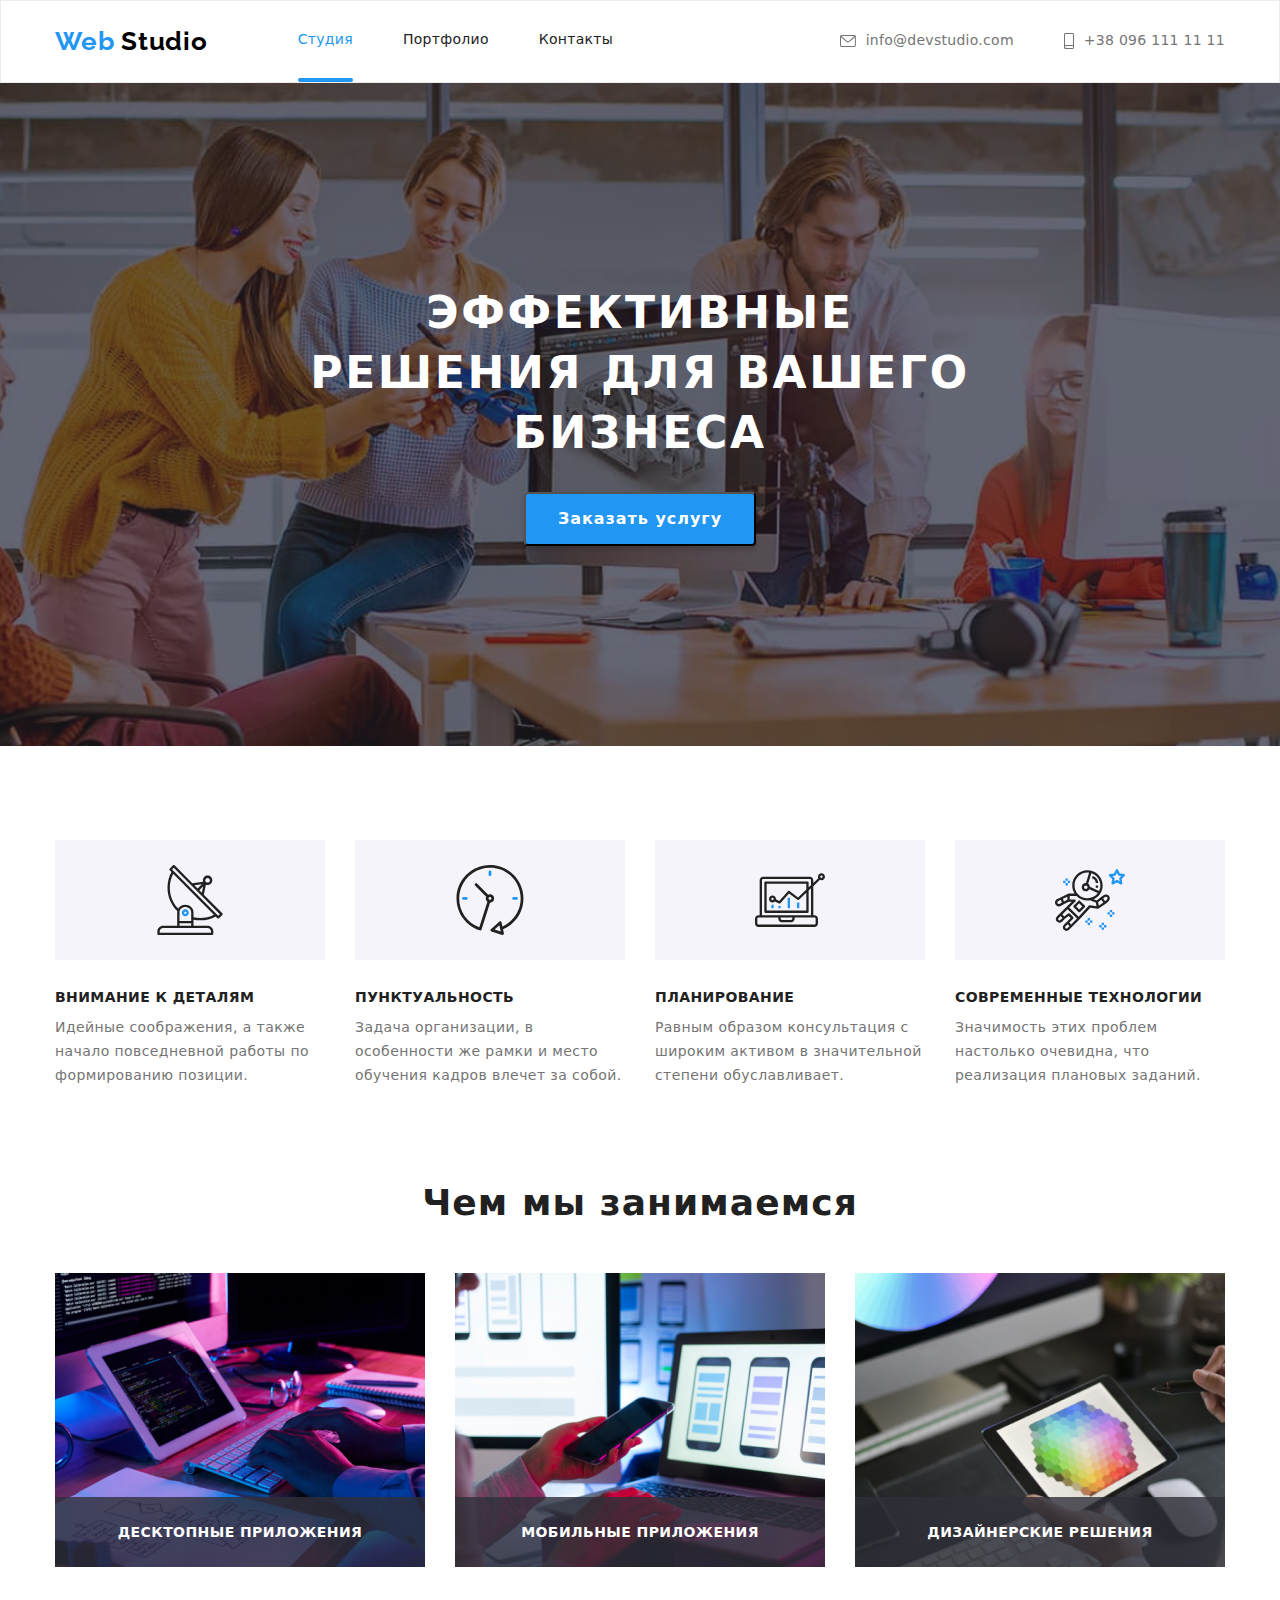
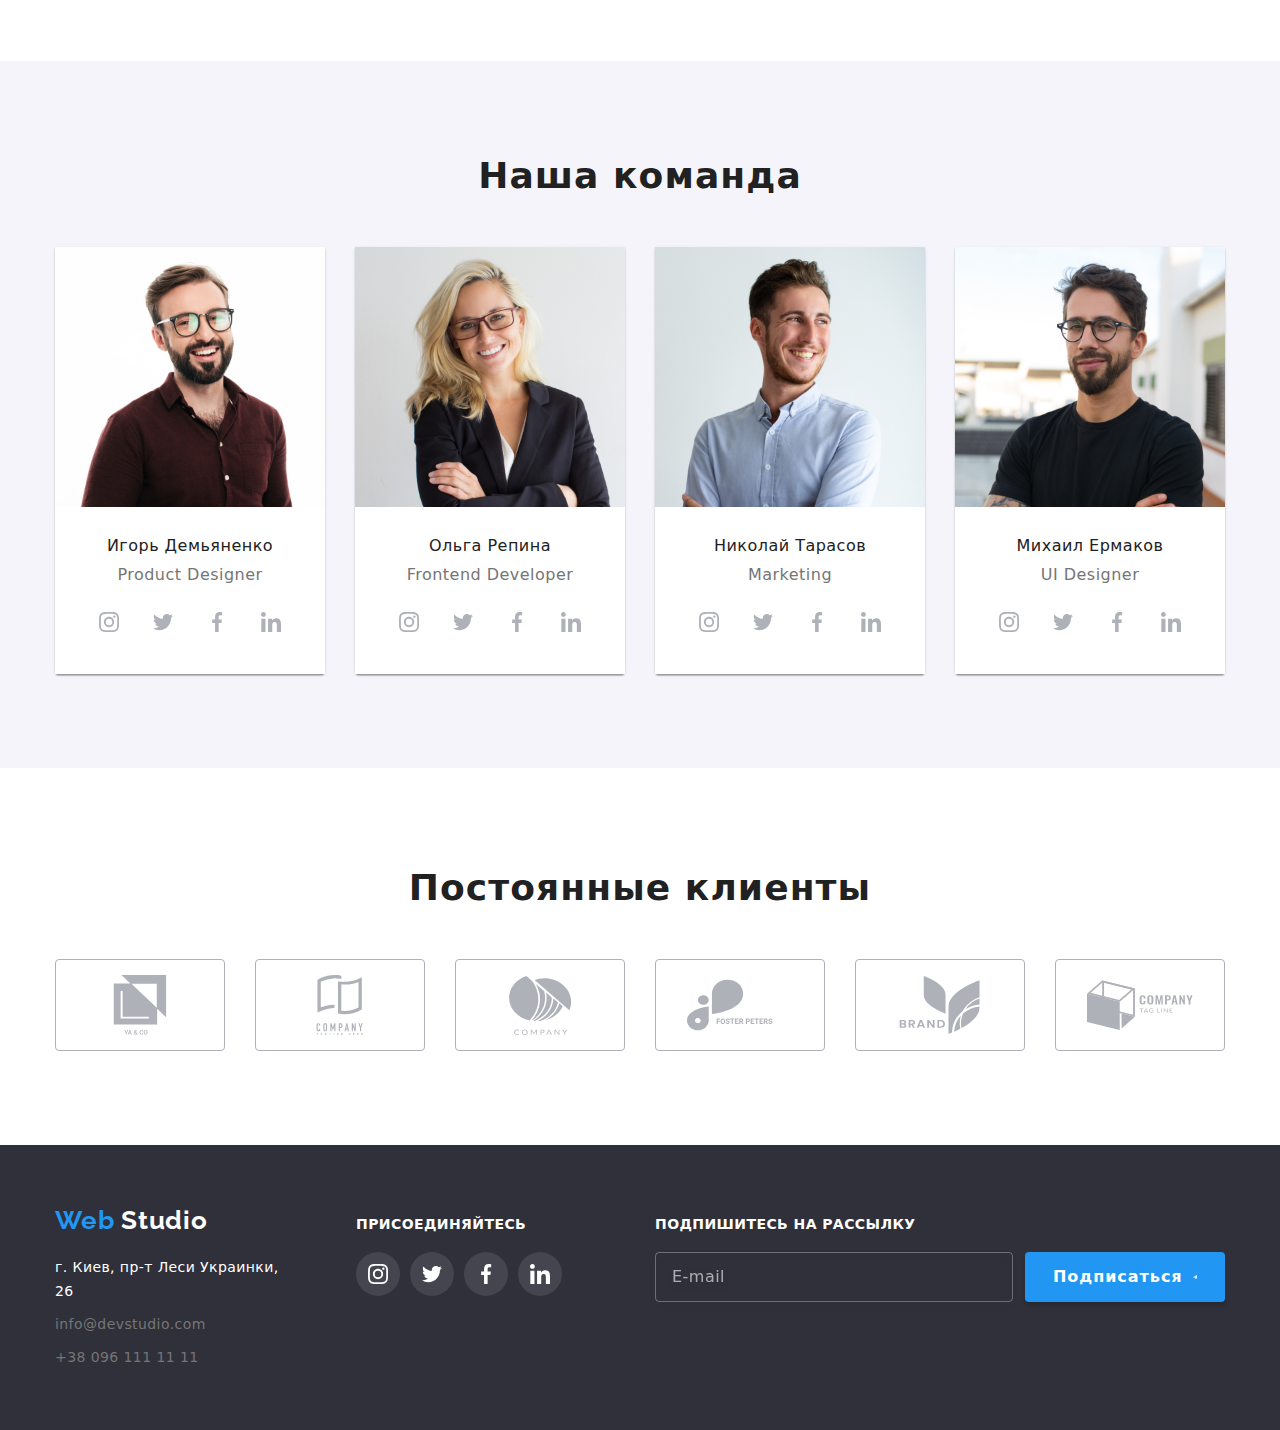
<file: index.html>
<!DOCTYPE html>
<html lang="en">
  <head>
    <meta charset="UTF-8" />
    <meta http-equiv="X-UA-Compatible" content="IE=edge" />
    <meta name="viewport" content="width=device-width, initial-scale=1.0" />
    <title>Document</title>
    <link rel="preconnect" href="https://fonts.googleapis.com" />
    <link rel="preconnect" href="https://fonts.gstatic.com" crossorigin />
    <link
      href="https://fonts.googleapis.com/css2?family=Raleway:wght@700&family=Roboto:wght@400;500;700;900&display=swap"
      rel="stylesheet"
    />
    <link
      rel="stylesheet"
      href="https://cdnjs.cloudflare.com/ajax/libs/modern-normalize/1.1.0/modern-normalize.min.css"
    />
    <link rel="stylesheet" href="./css/style.css" />
    <link rel="stylesheet" href="css/modern-normalize.css" />
  </head>

  <body>
    <!-- Header -->
    <header class="header">
      <div class="container heder-container">
        <nav class="header-nav">
          <a href="" class="header-logo link"
            ><span class="style-logo">Web</span> Studio</a
          >

          <ul class="site-nav">
            <li class="menu-item">
              <a href="./index.html" class="site-nav-link link current"
                >Студия</a
              >
            </li>
            <li class="menu-item">
              <a href="./portfolio.html" class="site-nav-link link"
                >Портфолио
              </a>
            </li>
            <li class="menu-item">
              <a href="" class="site-nav-link link">Контакты</a>
            </li>
          </ul>
        </nav>
        <ul class="contacts">
          <li class="contacts-item">
            <a
              href="mailto:info@devstudio.com"
              class="contacts-link link mail-link"
              ><svg class="mail-icon" style="width: 16; height: 12">
                <use href="./img/symbol-defs.svg#mail"></use></svg
              >info@devstudio.com</a
            >
          </li>
          <li class="contacts-item">
            <a href="tel:+380961111111" class="contacts-link link"
              ><svg class="phone-icon" style="width: 10; height: 16">
                <use href="./img/symbol-defs.svg#smartphone"></use></svg
              >+38 096 111 11 11</a
            >
          </li>
        </ul>
      </div>
    </header>

    <!-- About US -->
    <main>
      <!-- Hero section -->

      <section class="hero section">
        <div class="container">
          <h1 class="hero-title">Эффективные решения для вашего бизнеса</h1>

          <div class="button-wrapper">
            <button data-modal-open type="button" class="btn btn-prime">
              Заказать услугу
            </button>
          </div>
          <!--Modal  -->
          <div class="backdrop is-hidden" data-modal>
            <div class="modal">
              <button data-modal-close class="modal-btn"></button>
              <form action="" class="form js-modal-form">
                <p class="modal-feedback">
                  Оставьте свои данные, мы вам перезвоним
                </p>

                <label class="form-fild">
                  Имя
                  <span class="form-icon">
                    <input type="text" name="name" class="form-input" />

                    <svg class="modal-icon" width="18" height="18">
                      <use href="./img/modal-icons.svg#name"></use>
                    </svg>
                  </span>
                </label>

                <label class="form-fild">
                  Телефон
                  <span class="form-icon">
                    <input type="text" name="name" class="form-input" />

                    <svg class="modal-icon" width="18" height="18">
                      <use href="./img/modal-icons.svg#tel"></use>
                    </svg>
                  </span>
                </label>

                <label class="form-fild">
                  Почта
                  <span class="form-icon">
                    <input type="text" name="name" class="form-input" />

                    <svg class="modal-icon" width="18" height="18">
                      <use href="./img/modal-icons.svg#mail"></use>
                    </svg>
                  </span>
                </label>
                <label class="form-fild">
                  Комментарий<textarea
                    name="comment"
                    rows="8"
                    placeholder="Введите текст"
                    class="comment"
                  ></textarea>
                </label>
                <label class="form-fild-policy">
                  <input type="checkbox" name="policy" class="checkbox" />

                  <span class="checkbox-unchecked">
                    <svg class="checked-checkbox">
                      <use href="./img/sprite.svg#icon-Vector"></use>
                    </svg>
                  </span>
                  Соглашаюсь с рассылкой и принимаю&nbsp;

                  <a href="#" class="policy-link">Условия договора</a>
                </label>

                <button type="submit" class="btn btn-modal-send">
                  Отправить
                </button>
              </form>
            </div>
          </div>
        </div>
      </section>
      <section class="our-benefits section">
        <h2 class="visually-hidden">Our Benefits</h2>
        <div class="container">
          <ul class="benefits-list">
            <li class="benefits-item">
              <div class="benefits-item-icon">
                <svg class="attention">
                  <use href="./img/sprite.svg#antenna"></use>
                </svg>
              </div>
              <h3 class="benefits-title">Внимание к деталям</h3>
              <p>
                Идейные соображения, а также начало повседневной работы по
                формированию позиции.
              </p>
            </li>
            <li class="benefits-item">
              <div class="benefits-item-icon">
                <svg class="punctuality">
                  <use href="./img/sprite.svg#clock"></use>
                </svg>
              </div>
              <h3 class="benefits-title">Пунктуальность</h3>
              <p>
                Задача организации, в особенности же рамки и место обучения
                кадров влечет за собой.
              </p>
            </li>
            <li class="benefits-item">
              <div class="benefits-item-icon">
                <svg class="planning">
                  <use href="./img/sprite.svg#diagram"></use>
                </svg>
              </div>
              <h3 class="benefits-title">Планирование</h3>
              <p>
                Равным образом консультация с широким активом в значительной
                степени обуславливает.
              </p>
            </li>
            <li class="benefits-item">
              <div class="benefits-item-icon">
                <svg class="technologies">
                  <use href="./img/sprite.svg#astronaut"></use>
                </svg>
              </div>
              <h3 class="benefits-title">Современные технологии</h3>
              <p>
                Значимость этих проблем настолько очевидна, что реализация
                плановых заданий.
              </p>
            </li>
          </ul>
        </div>
      </section>
      <!-- About----Us------------------ -->
      <section class="about section">
        <div class="container">
          <h2 class="about-title">Чем мы занимаемся</h2>
          <ul class="about-list">
            <li class="about-item">
              <img src="./img/about-us-1.jpg" alt="Ноутбук" width="370" />
              <div class="about-item-description">
                <h2 class="about-description">Десктопные приложения</h2>
              </div>
            </li>
            <li class="about-item">
              <img src="./img/about-us-2.jpg" alt="Ноутбук" width="370" />
              <div class="about-item-description">
                <h2 class="about-description">Мобильные приложения</h2>
              </div>
            </li>
            <li class="about-item">
              <img src="./img/about-us-3.jpg" alt="Планшет" width="370" />
              <div class="about-item-description">
                <h2 class="about-description">Дизайнерские решения</h2>
              </div>
            </li>
          </ul>
        </div>
      </section>
      <!-- our team ----------------------->
      <section class="our-team section">
        <div class="container">
          <h2 class="team-title">Наша команда</h2>
          <ul class="team-list">
            <li class="team-item teams">
              <img src="./img/mentor-1.jpg" alt="Ментор" width="270" />
              <div class="mentor-wrap">
                <h3 class="mentor-title">Игорь Демьяненко</h3>
                <p class="mentor-second-title">Product Designer</p>
                <ul class="mentor-action">
                  <li class="mentor-item">
                    <a href="" class="mentor-link" aria-label="Інстаграм">
                      <svg class="mentor-icon">
                        <use href="./img/symbol-defs.svg#instagram"></use>
                      </svg>
                    </a>
                  </li>
                  <li class="mentor-item">
                    <a href="" class="mentor-link">
                      <svg class="mentor-icon">
                        <use href="./img/symbol-defs.svg#twitter"></use>
                      </svg>
                    </a>
                  </li>
                  <li class="mentor-item">
                    <a href="" class="mentor-link">
                      <svg class="mentor-icon">
                        <use href="./img/symbol-defs.svg#facebook"></use>
                      </svg>
                    </a>
                  </li>
                  <li class="mentor-item">
                    <a href="" class="mentor-link">
                      <svg class="mentor-icon">
                        <use href="./img/symbol-defs.svg#linkedin"></use>
                      </svg>
                    </a>
                  </li>
                </ul>
              </div>
            </li>
            <li class="team-item teams">
              <img src="./img/mentor-2.jpg" alt="Ментор" width="270" />
              <div class="mentor-wrap">
                <h3 class="mentor-title">Ольга Репина</h3>
                <p class="mentor-second-title">Frontend Developer</p>
                <ul class="mentor-action">
                  <li class="mentor-item">
                    <a href="" class="mentor-link" aria-label="Інстаграм">
                      <svg class="mentor-icon">
                        <use href="./img/symbol-defs.svg#instagram"></use>
                      </svg>
                    </a>
                  </li>
                  <li class="mentor-item">
                    <a href="" class="mentor-link">
                      <svg class="mentor-icon">
                        <use href="./img/symbol-defs.svg#twitter"></use>
                      </svg>
                    </a>
                  </li>
                  <li class="mentor-item">
                    <a href="" class="mentor-link">
                      <svg class="mentor-icon">
                        <use href="./img/symbol-defs.svg#facebook"></use>
                      </svg>
                    </a>
                  </li>
                  <li class="mentor-item">
                    <a href="" class="mentor-link">
                      <svg class="mentor-icon">
                        <use href="./img/symbol-defs.svg#linkedin"></use>
                      </svg>
                    </a>
                  </li>
                </ul>
              </div>
            </li>
            <li class="team-item teams">
              <img src="./img/mentor-3.jpg" alt="Ментор" width="270" />
              <div class="mentor-wrap">
                <h3 class="mentor-title">Николай Тарасов</h3>
                <p class="mentor-second-title">Marketing</p>
                <ul class="mentor-action">
                  <li class="mentor-item">
                    <a href="" class="mentor-link" aria-label="Інстаграм">
                      <svg class="mentor-icon">
                        <use href="./img/symbol-defs.svg#instagram"></use>
                      </svg>
                    </a>
                  </li>
                  <li class="mentor-item">
                    <a href="" class="mentor-link">
                      <svg class="mentor-icon">
                        <use href="./img/symbol-defs.svg#twitter"></use>
                      </svg>
                    </a>
                  </li>
                  <li class="mentor-item">
                    <a href="" class="mentor-link">
                      <svg class="mentor-icon">
                        <use href="./img/symbol-defs.svg#facebook"></use>
                      </svg>
                    </a>
                  </li>
                  <li class="mentor-item">
                    <a href="" class="mentor-link">
                      <svg class="mentor-icon">
                        <use href="./img/symbol-defs.svg#linkedin"></use>
                      </svg>
                    </a>
                  </li>
                </ul>
              </div>
            </li>
            <li class="team-item teams">
              <img src="./img/mentor-4.jpg" alt="Ментор" width="270" />
              <div class="mentor-wrap">
                <h3 class="mentor-title">Михаил Ермаков</h3>
                <p class="mentor-second-title">UI Designer</p>
                <ul class="mentor-action">
                  <li class="mentor-item">
                    <a href="" class="mentor-link" aria-label="Інстаграм">
                      <svg class="mentor-icon">
                        <use href="./img/symbol-defs.svg#instagram"></use>
                      </svg>
                    </a>
                  </li>
                  <li class="mentor-item">
                    <a href="" class="mentor-link">
                      <svg class="mentor-icon">
                        <use href="./img/symbol-defs.svg#twitter"></use>
                      </svg>
                    </a>
                  </li>
                  <li class="mentor-item">
                    <a href="" class="mentor-link">
                      <svg class="mentor-icon">
                        <use href="./img/symbol-defs.svg#facebook"></use>
                      </svg>
                    </a>
                  </li>
                  <li class="mentor-item">
                    <a href="" class="mentor-link">
                      <svg class="mentor-icon">
                        <use href="./img/symbol-defs.svg#linkedin"></use>
                      </svg>
                    </a>
                  </li>
                </ul>
              </div>
            </li>
          </ul>
        </div>
      </section>
      <section class="section-partners">
        <div class="container">
          <h2 class="partners-title">Постоянные клиенты</h2>
          <ul class="partners">
            <li class="partners-list">
              <a href="" class="partners-link"
                ><svg class="partner-icon group">
                  <use href="./img/symbol-defs.svg#group1"></use></svg
              ></a>
            </li>
            <li class="partners-list">
              <a href="" class="partners-link"
                ><svg class="partner-icon group">
                  <use href="./img/symbol-defs.svg#group2"></use></svg
              ></a>
            </li>
            <li class="partners-list">
              <a href="" class="partners-link"
                ><svg class="partner-icon group">
                  <use href="./img/symbol-defs.svg#group3"></use></svg
              ></a>
            </li>
            <li class="partners-list">
              <a href="" class="partners-link"
                ><svg class="partner-icon group">
                  <use href="./img/symbol-defs.svg#group4"></use></svg
              ></a>
            </li>
            <li class="partners-list">
              <a href="" class="partners-link"
                ><svg class="partner-icon group">
                  <use href="./img/symbol-defs.svg#group5"></use></svg
              ></a>
            </li>
            <li class="partners-list">
              <a href="" class="partners-link"
                ><svg class="partner-icon group">
                  <use href="./img/symbol-defs.svg#group6"></use></svg
              ></a>
            </li>
          </ul>
        </div>
      </section>
    </main>
    <!-- Footer -->
    <footer class="footer">
      <div class="container">
        <div class="footer-wrap">
          <div class="footer-left-section">
            <a href="" class="footer-logo link"
              ><span class="style-logo">Web</span> Studio</a
            >
            <address class="adress-footer">
              <ul class="footer-list">
                <li class="footer-item">
                  <a href="" class="footer-addres link"
                    >г. Киев, пр-т Леси Украинки, 26</a
                  >
                </li>
                <li class="footer-item">
                  <a href="mailto:info@devstudio.com" class="footer-link link"
                    >info@devstudio.com</a
                  >
                </li>
                <li class="footer-item">
                  <a href="tel:+380961111111" class="footer-link link"
                    >+38 096 111 11 11</a
                  >
                </li>
              </ul>
            </address>
          </div>
          <div class="footer-links-wrap">
            <h2 class="footer-link-title">присоединяйтесь</h2>
            <ul class="footer-links">
              <li class="footer-link-items">
                <a href="" class="footer-social-link"
                  ><svg class="social-icon">
                    <use href="./img/symbol-defs.svg#instagram"></use></svg
                ></a>
              </li>
              <li class="footer-link-items">
                <a href="" class="footer-social-link"
                  ><svg class="social-icon">
                    <use href="./img/symbol-defs.svg#twitter"></use></svg
                ></a>
              </li>
              <li class="footer-link-items">
                <a href="" class="footer-social-link"
                  ><svg class="social-icon">
                    <use href="./img/symbol-defs.svg#facebook"></use></svg
                ></a>
              </li>
              <li class="footer-link-items">
                <a href="" class="footer-social-link"
                  ><svg class="social-icon">
                    <use href="./img/symbol-defs.svg#linkedin"></use></svg
                ></a>
              </li>
            </ul>
          </div>
          <div class="footer-send-wrap">
            <h2 class="footer-send-title">Подпишитесь на рассылку</h2>
            <form action="" class="footer-send">
              <input
                type="text"
                class="footer-send-input"
                placeholder="E-mail"
              />
              <button type="button" class="btn btn-footer-send">
                Подписаться<svg
                  class="footer-send-icon"
                  style="width: 24; height: 24"
                >
                  <use href="./img/icons1.svg.svg#icon-send"></use>
                </svg>
              </button>
            </form>
          </div>
        </div>
      </div>
    </footer>
    <script src="./js/modal.js"></script>
  </body>
</html>
</file>
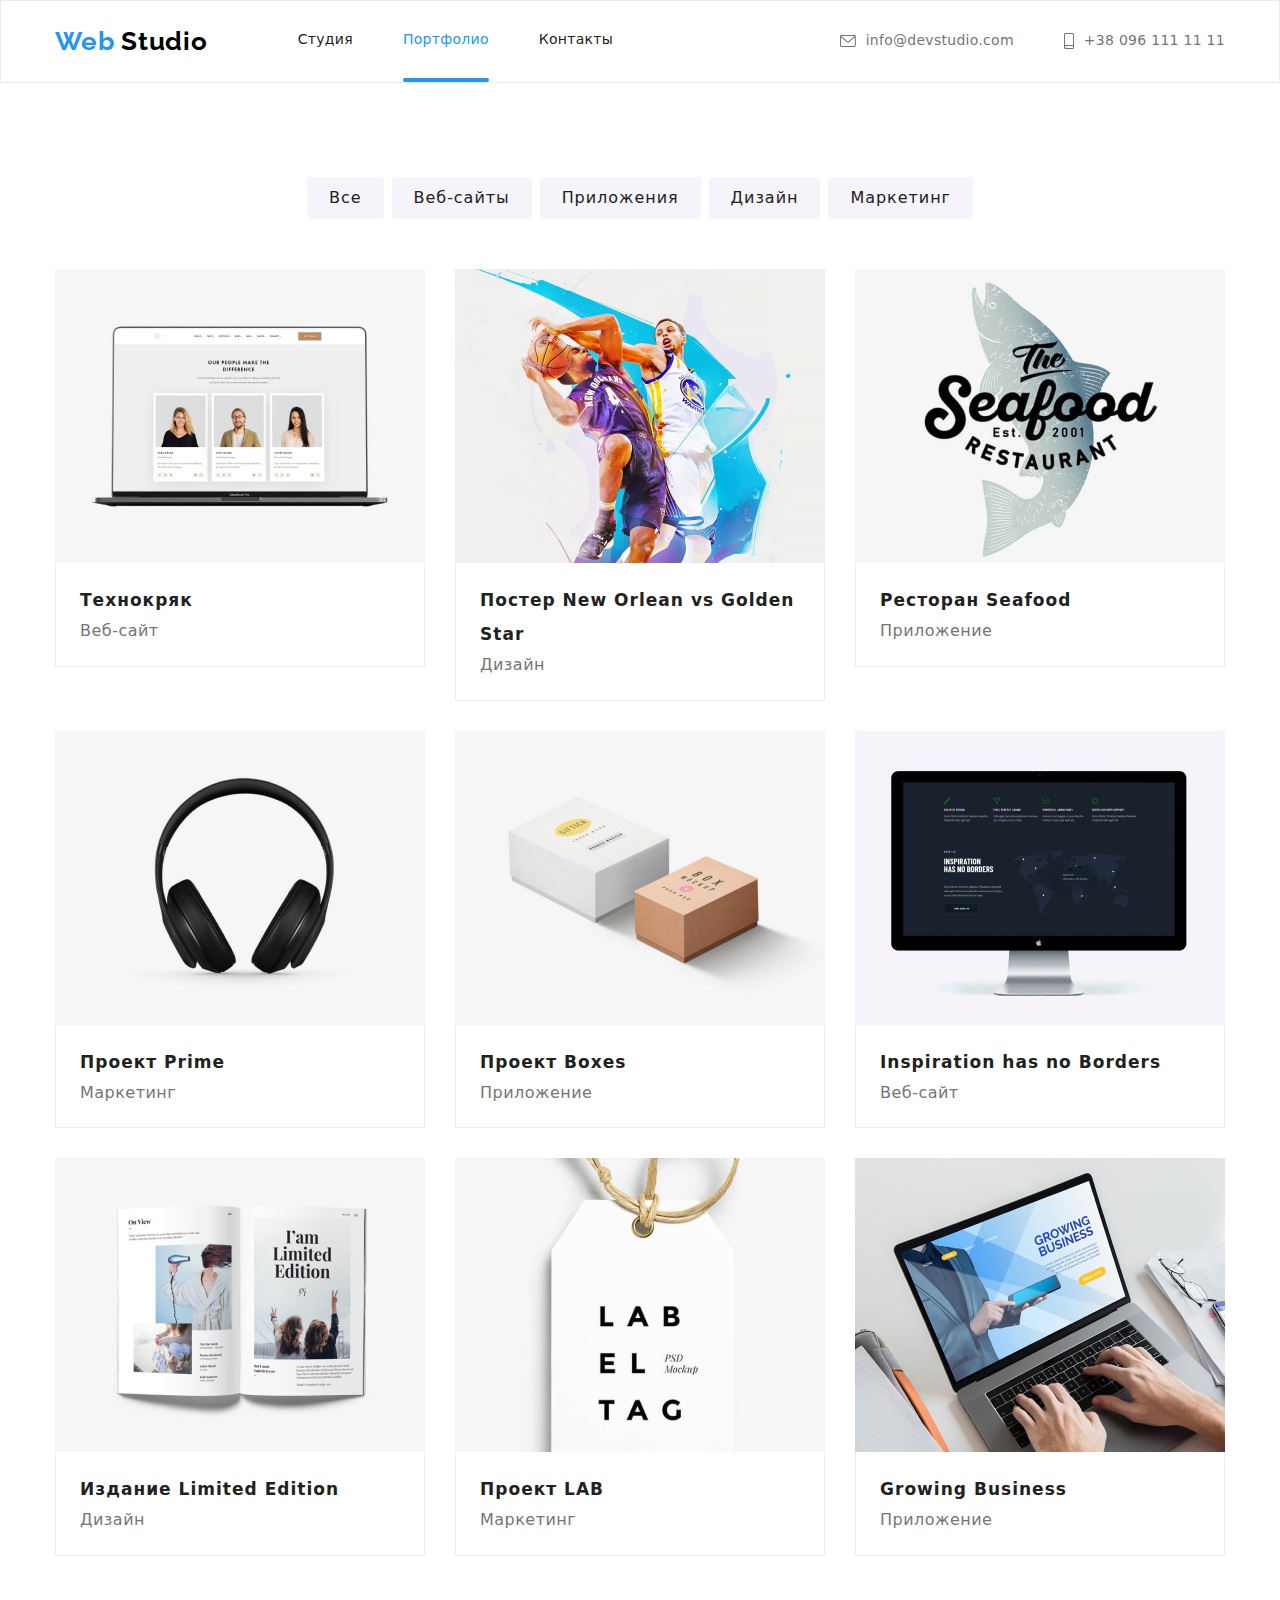
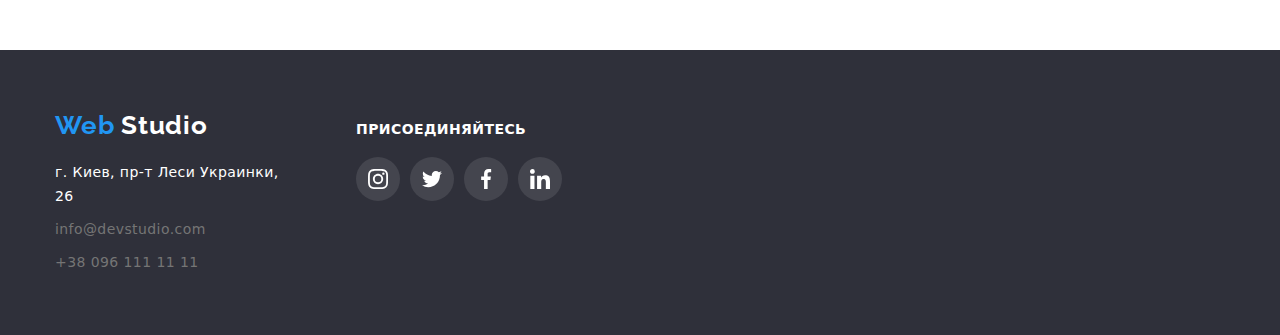
<file: portfolio.html>
<!DOCTYPE html>
<html lang="en">
  <head>
    <meta charset="UTF-8" />
    <meta http-equiv="X-UA-Compatible" content="IE=edge" />
    <meta name="viewport" content="width=device-width, initial-scale=1.0" />
    <title>Document</title>
    <link rel="preconnect" href="https://fonts.googleapis.com" />
    <link rel="preconnect" href="https://fonts.gstatic.com" crossorigin />
    <link
      href="https://fonts.googleapis.com/css2?family=Raleway:wght@700&family=Roboto:wght@400;500;700;900&display=swap"
      rel="stylesheet"
    />
    <link
      rel="stylesheet"
      href="https://cdnjs.cloudflare.com/ajax/libs/modern-normalize/1.1.0/modern-normalize.min.css"
    />
    <link rel="stylesheet" href="./css/style.css" />
    <link rel="stylesheet" href="css/modern-normalize.css">
  </head>

  <body>
    <!-- Header -->
    <header class="header">
      <div class="container heder-container">
        <nav class="header-nav">
          <a href="" class="header-logo link"><span class="style-logo">Web</span> Studio</a>
    
          <ul class="site-nav">
            <li class="menu-item">
              <a href="./index.html" class="site-nav-link link ">Студия</a>
            </li>
            <li class="menu-item">
              <a href="./portfolio.html" class="site-nav-link link current">Портфолио
              </a>
            </li>
            <li class="menu-item">
              <a href="" class="site-nav-link link">Контакты</a>
            </li>
          </ul>
        </nav>
        <ul class="contacts">
          <li class="contacts-item">
            <a href="mailto:info@devstudio.com" class="contacts-link link mail-link"><svg class="mail-icon"
                style="width: 16; height: 12;">
                <use href="./img/symbol-defs.svg#mail"></use>
              </svg>info@devstudio.com</a>
          </li>
          <li class="contacts-item">
            <a href="tel:+380961111111" class="contacts-link link"><svg class="phone-icon" style="width: 10; height: 16;">
                <use href="./img/symbol-defs.svg#smartphone"></use>
              </svg>+38 096 111 11 11</a>
          </li>
        </ul>
      </div>
    </header>
    <main>
      <!-- portfolio-section -->
      <section class=" section">
       
        <div class="container">
          <h1 class="visually-hidden">asassasaqq11</h1>
            
          <ul class="portfolio-navigation ">
              
            <li class="portfolio-nav-item"><button type="button" class="btn btn-second">Все</button>
            </li>
            <li class="portfolio-nav-item">
              <button type="button" class="btn btn-second">Веб-сайты</button>
            </li>
            <li class="portfolio-nav-item">
              <button type="button" class="btn btn-second">Приложения</button>
            </li>
            <li class="portfolio-nav-item">
              <button type="button" class="btn btn-second">Дизайн</button>
            </li>
            <li class="portfolio-nav-item">
              <button type="button" class="btn btn-second">Маркетинг</button>
            </li>
          </ul>
        
        
        
          <ul class="portfolio-about-list ">
            <li class="about-list-item">
              <a href="" class="portfolio-link link">
                <div class="portfolio-img-overlay">
                  <div class="bg-overlay">
                  <span class="overlay-descr">Технокряк это современная площадка распространения коронавируса. Компании используют эту платформу для цифрового
                  шпионажа и атак на защищённые сервера конкурентов.</span>
                <img src="./img/portfolio-1.jpg" alt="portfolio images" style="width: 370px; height: 294px;" />
                </div>
                </div>
                <div class="potfolio-section-wraper">
                <h2 class="portfolio-section-title">Технокряк</h2>
                <p class="portfolio-second-title">Веб-сайт</p>
                </div>
              </a>
            </li>
            <li class="about-list-item">
              <a href="" class="portfolio-link link">
                <div class="portfolio-img-overlay">
                  <div class="bg-overlay">
                    <span class="overlay-descr">Технокряк это современная площадка распространения коронавируса. Компании используют эту
                      платформу для цифрового
                      шпионажа и атак на защищённые сервера конкурентов.</span>
                    <img src="./img/portfolio-2.jpg" alt="portfolio images" style="width: 370px; height: 294px;" />
                  </div>
                </div>
                <div class="potfolio-section-wraper">
                <h2 class="portfolio-section-title">
                  Постер New Orlean vs Golden Star
                </h2>
                <p class="portfolio-second-title">Дизайн</p>
                </div>
              </a>
            </li>
            <li class="about-list-item">
              <a href="" class="portfolio-link link">
                <div class="portfolio-img-overlay">
                  <div class="bg-overlay">
                    <span class="overlay-descr">Технокряк это современная площадка распространения коронавируса. Компании используют эту
                      платформу для цифрового
                      шпионажа и атак на защищённые сервера конкурентов.</span>
                    <img src="./img/portfolio-3.jpg" alt="portfolio images" style="width: 370px; height: 294px;" />
                  </div>
                </div>
                <div class="potfolio-section-wraper">
                <h2 class="portfolio-section-title">Ресторан Seafood</h2>
                <p class="portfolio-second-title">Приложение</p>
                </div>
              </a>
            </li>
            <li class="about-list-item">
              <a href="" class="portfolio-link link">
                <div class="portfolio-img-overlay">
                  <div class="bg-overlay">
                    <span class="overlay-descr">Технокряк это современная площадка распространения коронавируса. Компании используют эту
                      платформу для цифрового
                      шпионажа и атак на защищённые сервера конкурентов.</span>
                    <img src="./img/portfolio-4.jpg" alt="portfolio images" style="width: 370px; height: 294px;" />
                  </div>
                </div>
                <div class="potfolio-section-wraper">
                <h2 class="portfolio-section-title">Проект Prime</h2>
                <p class="portfolio-second-title">Маркетинг</p>
                </div>
              </a>
            </li>
            <li class="about-list-item">
              <a href="" class="portfolio-link link">
                <div class="portfolio-img-overlay">
                  <div class="bg-overlay">
                    <span class="overlay-descr">Технокряк это современная площадка распространения коронавируса. Компании используют эту
                      платформу для цифрового
                      шпионажа и атак на защищённые сервера конкурентов.</span>
                    <img src="./img/portfolio-5.jpg" alt="portfolio images" style="width: 370px; height: 294px;" />
                  </div>
                </div>
                <div class="potfolio-section-wraper">
                <h2 class="portfolio-section-title">Проект Boxes</h2>
                <p class="portfolio-second-title">Приложение</p>
                </div>
              </a>
            </li>
            <li class="about-list-item">
              <a href="" class="portfolio-link link">
                <div class="portfolio-img-overlay">
                  <div class="bg-overlay">
                    <span class="overlay-descr">Технокряк это современная площадка распространения коронавируса. Компании используют эту
                      платформу для цифрового
                      шпионажа и атак на защищённые сервера конкурентов.</span>
                    <img src="./img/portfolio-6.jpg" alt="portfolio images" style="width: 370px; height: 294px;" />
                  </div>
                </div>
                <div class="potfolio-section-wraper">
                <h2 class="portfolio-section-title">
                  Inspiration has no Borders
                </h2>
                <p class="portfolio-second-title">Веб-сайт</p>
                </div>
              </a>
            </li>
            <li class="about-list-item">
              <a href="" class="portfolio-link link">
                <div class="portfolio-img-overlay">
                  <div class="bg-overlay">
                    <span class="overlay-descr">Технокряк это современная площадка распространения коронавируса. Компании используют эту
                      платформу для цифрового
                      шпионажа и атак на защищённые сервера конкурентов.</span>
                    <img src="./img/portfolio-7.jpg" alt="portfolio images" style="width: 370px; height: 294px;" />
                  </div>
                </div>
                <div class="potfolio-section-wraper">
                <h2 class="portfolio-section-title">Издание Limited Edition</h2>
                <p class="portfolio-second-title">Дизайн</p>
                </div>
              </a>
            </li>
            <li class="about-list-item">
              <a href="" class="portfolio-link link">
                <div class="portfolio-img-overlay">
                  <div class="bg-overlay">
                    <span class="overlay-descr">Технокряк это современная площадка распространения коронавируса. Компании используют эту
                      платформу для цифрового
                      шпионажа и атак на защищённые сервера конкурентов.</span>
                    <img src="./img/portfolio-8.jpg" alt="portfolio images" style="width: 370px; height: 294px;" />
                  </div>
                </div>
                <div class="potfolio-section-wraper">
                <h2 class="portfolio-section-title">Проект LAB</h2>
                <p class="portfolio-second-title">Маркетинг</p>
                </div>
              </a>
            </li>
            <li class="about-list-item">
              <a href="" class="portfolio-link link">
                <div class="portfolio-img-overlay">
                  <div class="bg-overlay">
                    <span class="overlay-descr">Технокряк это современная площадка распространения коронавируса. Компании используют эту
                      платформу для цифрового
                      шпионажа и атак на защищённые сервера конкурентов.</span>
                    <img src="./img/portfolio-9.jpg" alt="portfolio images" style="width: 370px; height: 294px;" />
                  </div>
                </div>
                <div class="potfolio-section-wraper">
                <h2 class="portfolio-section-title">Growing Business</h2>
                <p class="portfolio-second-title">Приложение</p>
                </div>
              </a>
            </li>
          </ul>
        </div>
      </section>
    </main>
    <!-- Footer -->
    <footer class="footer">
      <div class="container">
        <div class="footer-wrap">
          <div class="footer-left-section">
            <a href="" class="footer-logo link"><span class="style-logo">Web</span> Studio</a>
            <address class="adress-footer">
              <ul class="footer-list">
                <li class="footer-item">
                  <a href="" class="footer-addres link">г. Киев, пр-т Леси Украинки, 26</a>
                </li>
                <li class="footer-item">
                  <a href="mailto:info@devstudio.com" class="footer-link link">info@devstudio.com</a>
                </li>
                <li class="footer-item">
                  <a href="tel:+380961111111" class="footer-link link">+38 096 111 11 11</a>
                </li>
              </ul>
            </address>
          </div>
          <div class="footer-links-wrap">
            <h2 class="footer-link-title">присоединяйтесь</h2>
            <ul class="footer-links">
              <li class="footer-link-items"><a href="" class="footer-social-link"><svg class="social-icon">
                    <use href="./img/symbol-defs.svg#instagram"></use>
                  </svg></a></li>
              <li class="footer-link-items"><a href="" class="footer-social-link"><svg class="social-icon">
                    <use href="./img/symbol-defs.svg#twitter"></use>
                  </svg></a></li>
              <li class="footer-link-items"><a href="" class="footer-social-link"><svg class="social-icon">
                    <use href="./img/symbol-defs.svg#facebook"></use>
                  </svg></a></li>
              <li class="footer-link-items"><a href="" class="footer-social-link"><svg class="social-icon">
                    <use href="./img/symbol-defs.svg#linkedin"></use>
                  </svg></a></li>
            </ul>
          </div>
        </div>
      </div>
    </footer>
        <script src="./js/modal.js"></script>
  </body>
</html>
</file>
<file: css/style.css>
:root {
  --primary-text-color: #757575;
  --title-text-color: #000000;
  --accent-color: #2196f3;
  --primary-white-color: #ffffff;
  --color-text-secondary: #212121;
  --bg-color-dark:#2F303A;
  --bg-color-lite: #F5F4FA;
}

body {
  background: var(--primary-bg-color);
  font-family: 'Roboto', sans-serif;
  font-style: normal;
  font-size: 14px;
  line-height: 1.7;
  letter-spacing: 0.03em;
  color: var(--primary-text-color);
}
p,
h1,
h2,
h3,
h4,
h5,
h6 {
  margin: 0;
}
ul {
  margin: 0;
  padding: 0;
  list-style: none;
}
img {
  display: block;
  max-width: 100%;
  height: auto;
}
button {
  cursor: pointer;
}
.visually-hidden {
    position: absolute;
    clip: rect(0 0 0 0);
    width: 1px;
    height: 1px;
    margin: -1px;
}

.container {
  width: 1200px;
  padding: 0 15px;
  margin: 0 auto;
}
.section {
  padding: 94px 0;
}


.link {
  text-decoration: none;
}
/* Header------------------------------------------ */
.header {
  padding: 25px 0;
  border: 1px solid #ECECEC
}
.heder-container {
  display: flex;
  align-items: center;
}
.header-logo {
  font-family: 'Raleway', sans-serif;
  color: var(--title-text-color);
  font-weight: 700;
  font-size: 26px;
  line-height: 1.19;
  letter-spacing: 0.03em;
  margin-right: 90px;
  transition: color  250ms  cubic-bezier(0.4, 0, 0.2, 1);

}
.header-logo:hover,
.header-logo:focus {
  color: var(--accent-color);
}
.style-logo {
  color: var(--accent-color);
}
.header-nav {
  display: flex;
  align-items: center;
}
/* site-nav */
.menu-item:not(:last-child) {
  margin-right: 50px;
}
.site-nav {
  display: flex;
}
.site-nav-link {
  color: var(--color-text-secondary);
  font-weight: 500;
  line-height: 1.14;
  letter-spacing: 0.02em;
  transition: color  250ms  cubic-bezier(0.4, 0, 0.2, 1);
}
.site-nav-link:after{
  content: "";
  display: block;
  width: 100%;
  height: 4px;
  background: var(--accent-color);
  border-radius: 2px;
  transform: translateY(27px);
  opacity: 0;
  
}
.site-nav-link:focus::after  {
  opacity: 1;
}
.current {
  color: var(--accent-color);
}
.current::after{
  content: "";
  display: block;
  width: 100%;
  height: 4px;
  background: var(--accent-color);
  border-radius: 2px;
  transform: translateY(27px);
  opacity: 1;
  
}
.site-nav-link:hover,
.site-nav-link:focus {
  color: var(--accent-color);
  

}
.contacts {
  display: flex;
  margin-left: auto;
  
}
.contacts-item {
  display:flex;
  align-items: center;
}
.contacts-item:not(:last-child) {
  margin-right: 50px;
}
.contacts-link {
  display: flex;
  align-items: center;
  font-weight: 500;
  font-size: 14px;
  line-height: 1.14;
  letter-spacing: 0.02em;
  color: var(--primary-text-color);
  transition: color  250ms  cubic-bezier(0.4, 0, 0.2, 1);
}
.contacts-link:hover, .contacts-link:focus {
  color: var(--accent-color);
}

.contacts-link:hover  .phone-icon, .contacts-link:focus  .phone-icon  {
  fill: var(--accent-color);
}
.contacts-link:hover .mail-icon, .contacts-link:focus .mail-icon {
  fill: var(--accent-color);
}
.mail-icon {
  margin-right: 10px;
  fill: var(--primary-text-color);
  transition: fill  250ms  cubic-bezier(0.4, 0, 0.2, 1);
}
.phone-icon {
  margin-right: 10px;
  fill: var(--primary-text-color);
  transition: fill  250ms  cubic-bezier(0.4, 0, 0.2, 1);
}
/* Button */
.btn {
  color: var(--primary-white-color);
  cursor: pointer;
  font-family: inherit;
  font-weight: 700;
  font-size: 16px;
  line-height: 1.87;
  text-align: center;
  letter-spacing: 0.06em;

  
}
.button-wrapper{
  display: flex;	
  justify-content: center;
  margin-top: 30px;	
}
.btn-prime {
  background:var(--accent-color);
  padding: 10px 32px;
  display: block;
  box-shadow: 0px 4px 4px rgba(0, 0, 0, 0.15);
  border-radius: 4px;
}
.btn-second {
  background: var(--bg-color-lite);
  color: var(--color-text-secondary);
  font-weight: 500;
  border-radius: 4px;
  border: transparent;
  padding: 6px 22px;
  transition: background-color  250ms  cubic-bezier(0.4, 0, 0.2, 1), color 250ms cubic-bezier(0.4, 0, 0.2, 1), box-shadow 250ms cubic-bezier(0.4, 0, 0.2, 1);

}
.btn-second:hover , .btn-second:focus  {
  box-shadow: 0px 3px 1px rgba(0, 0, 0, 0.1), 0px 1px 2px rgba(0, 0, 0, 0.08), 0px 2px 2px rgba(0, 0, 0, 0.12);
}
.btn:hover,
.btn:focus {
  background: var(--accent-color);
  color: var(--primary-white-color);
}

/* Hero */
.hero {
  max-width: 1600px;
  background: var(--bg-color-dark);
  padding: 200px 0 200px;
  background-image: linear-gradient(rgba(47, 48, 58, 0.4),rgba(47, 48, 58, 0.4)), url(../img/hero-bg.jpg);
  background-repeat: no-repeat;
  background-size: cover;
  background-position: center;
  margin: 0 auto; 
}
.hero-container {
  display: flex;
}
.hero-title {
  width: 696px;
  color: var(--primary-white-color);
  font-weight: 900;
  font-size: 44px;
  line-height: 1.36;
  text-align: center;
  letter-spacing: 0.06em;
  text-transform: uppercase;
  margin: 0 auto;
}

/* backdrop ----- modal */

.backdrop {
  position: fixed;
  top: 0;
  left: 0;
  width: 100%;
  height: 100%;
  background: rgba(0, 0, 0, 0.2);
  z-index: 23;
  transition: opacity  250ms  cubic-bezier(0.4, 0, 0.2, 1);
}
.backdrop.is-hidden {
  opacity: 0;
  pointer-events: none;
}
/* Modal ___________________________________________________________________________________________________ */
.modal {
  position: absolute;
  top: 50%;
  left: 50%;
  transform: translate(-50%, -50%);
  min-width: 528px;
  min-height: 581px;
  background: var(--primary-white-color);
  box-shadow: 0px 1px 3px rgba(0, 0, 0, 0.12), 0px 1px 1px rgba(0, 0, 0, 0.14), 0px 2px 1px rgba(0, 0, 0, 0.2);
  border-radius: 4px;
  transition: transform  250ms  cubic-bezier(0.4, 0, 0.2, 1);
  padding: 40px;
}
.modal-btn {
  position: absolute;
  right: 8px;
  top: 8px;
  width: 30px;
  height: 30px;
  background: var(--primary-white-color);
  border: 1px solid rgba(0, 0, 0, 0.1);
  border-radius: 50%;
}
.modal-btn::before {
  content: "";
  position: absolute;
  top: 50%;
  left: 50%;
  transform: translate(-50%, -50%);
  width: 18px;
  height: 18px;
  background-image: url(../img/close-modal.svg);
}
/* Form -------------Fild ____________________________________*/
.modal-feedback {
  font-style: normal;
  font-weight: 700;
  font-size: 20px;
  line-height: 1.15;
  text-align: center;
  letter-spacing: 0.03em;
  color: var(--color-text-secondary);
  margin-bottom: 12px;
  
}

.form-fild {
  margin-bottom: 20px;
  display: flex;
  flex-direction: column;
  font-size: 12px;
  line-height: 14px;
  letter-spacing: 0.01em;
  color: var(--primary-text-color);
}
.form-input {
  width: 100%;
  padding: 11px 40px;
  margin-top: 4px;
  border: 1px solid rgba(33, 33, 33, 0.2);
  border-radius: 4px;

  outline: transparent;
}
.form-icon {
 position: relative;
 width: 100%;
}
.modal-icons {
  width: 100%;
  
  
  
}

.comment {
  width: 100%;
  height: 120px;
  display: block;
  border: 1px solid rgba(33, 33, 33, 0.2);
  border-radius: 4px;
  margin-top: 4px;
  padding: 12px 16px;
  resize: none;
  font-size: 12px;
  line-height: 14px;
  letter-spacing: 0.01em;
  color: var(--primary-text-color);
}
.form-fild-policy {
  display: flex;
  align-items: center;
  justify-content: center;
  margin-bottom: 30px;
}
.modal-icon {
  position: absolute;
  top: 50%;
  left: 12px;
  transform: translateY(-50%);
  
}
.form-input:focus {
  border: 1px solid var(--accent-color);
}
.form-input:focus ~ .modal-icon {
  fill: var(--accent-color);
  
}



.checkbox {
  width: 1px;
  height: 1px;
  margin: -1px;
  border: 0;
  padding: 0;
  clip: rect(0 0 0 0);
  overflow: hidden;
}
.checkbox-unchecked {
  position: relative;
  border: 2px solid black;
  border-radius: 2px;
  width: 16px;
  height: 15px;
  margin-right: 8px;
  transition: 250ms cubic-bezier(0.4, 0, 0.2, 1);
}

.checked-checkbox {
  position: absolute;
  width: 100%;
  height: 100%;
  
}
.checkbox:checked + .checkbox-unchecked  {
    border-color: var(--accent-color);
  background-color: var(--accent-color);
}
.policy-link {
  text-decoration-line: underline;
  color: var(--accent-color);
}
.btn-modal-send {
  display: block;
  margin: 0 auto;
  width: 200px;
  height: 50px;
  border: 0;
  border-radius: 4px;
  font-weight: 700;
  font-size: 16px;
  line-height: 1.88;
  letter-spacing: 0.06em;
  color: var(--primary-white-color);
  background: var(--accent-color);
  box-shadow: 0px 4px 4px rgba(0, 0, 0, 0.15);
  transition: background-color 250ms var(--transition-timing);
  cursor: pointer;
}
.btn-modal-send:hover,
.btn-modal-send:focus {
  background: #188ce8;
}
/* Our-------Benefits */
.benefits-item-icon {
    width: 270px;
  height: 120px;
  display: flex;
  align-items: center;
  justify-content: center;
  background: var(--bg-color-lite);
  margin-bottom: 30px;
}

.attention {
  width: 70px;
  height: 70px;
}
.punctuality {
  width: 70px;
  height: 70px;
}
.planning {
  width: 70px;
  height: 70px;
}
.technologies {
  width: 70px;
  height: 70px;
}
.benefits-list {
  display: flex;
}

.benefits-item:not(:last-child) {
  margin-right:30px;
}
.benefits-title {
  margin-bottom: 10px;
  font-weight: 700;
  font-size: 14px;
  line-height: 1.14;
  letter-spacing: 0.03em;
  text-transform: uppercase;
  color: var(--color-text-secondary);
}

/* About---------Us */
.about {
  padding-top: 0;
}
.about-list {
  display: flex;
  margin-top:  50px;
}
.about-item:not(:last-child) {
  margin-right: 30px;
}
.about-title {
  font-weight: 700;
  font-size: 36px;
  line-height: 1.16;
  text-align: center;
  letter-spacing: 0.03em;
  color: var(--color-text-secondary);
}
.about-item {
  position: relative;
  height: 294px;
  width: 370px;
  overflow: hidden;

}
.about-item-description {
  position: absolute;
  width: 100%;
  height: 70px;
  display: flex;
  align-items: center;
  justify-content: center;
  background: rgba(47, 48, 58, 0.8);
  left: 0;
  bottom: 0;
}

.about-description {
  font-weight: 700;
font-size: 14px;
line-height: 16px;
text-align: center;
letter-spacing: 0.03em;
text-transform: uppercase;
color: var(--primary-white-color);
}
/* Our----Team */
.our-team {
  background:var(--bg-color-lite) ;
}
.team-list {
  display: flex;
  margin-top: 50px;
}
.team-item:not(:last-child) {
  margin-right: 30px;
  
}
.teams {
  box-shadow: 0px 1px 3px rgba(0, 0, 0, 0.12), 0px 1px 1px rgba(0, 0, 0, 0.14), 0px 2px 1px rgba(0, 0, 0, 0.2);
  border-radius: 0px 0px 4px 4px;
}
.team-title {
  font-weight: 700;
  font-size: 36px;
  line-height: 1.16;
  text-align: center;
  letter-spacing: 0.03em;
  color: var(--color-text-secondary);
}
.mentor-wrap {
  padding: 30px 0;
  background: var(--primary-white-color);
}
.mentor-title {
  
  margin-bottom: 10px;
  font-weight: 500;
  font-size: 16px;
  line-height: 1.18;
  letter-spacing: 0.03em;
  color: var(--color-text-secondary);
  text-align: center;
}
.mentor-second-title {
  
  font-size: 16px;
  line-height: 1.18;
  text-align: center;
  letter-spacing: 0.03em;
  color: var(--primary-text-color);
}
.mentor-action {
  display: flex;
  justify-content: center;
  margin-top: 15px;
}
.mentor-link {
  display: block;
  width: 44px;
  height: 44px;
  display: flex;
  align-items: center;
  justify-content: center;
  border-radius: 50%;
  transition: background 250ms  cubic-bezier(0.4, 0, 0.2, 1) ;

}
.mentor-item:not(:last-child) {
  margin-right:10px;
}
.mentor-icon {
  width: 20px;
  height: 20px;
  transition: fill 250ms  cubic-bezier(0.4, 0, 0.2, 1) ;
  fill: rgba(175, 177, 184, 1);
}
.mentor-link:hover, .mentor-link:focus {
  background: var(--accent-color);
}
.mentor-link:hover .mentor-icon ,.mentor-link:focus .mentor-icon  {
  fill: var(--primary-white-color);
}
/* Partners-Section ---------------*/
.section-partners {
  padding: 99px 0 94px;
}
.partners {
  margin-top: 50px;
  display: flex;
  
}
.partners-list:not(:last-child) {
  margin-right: 30px;
}
.partners-link {
  display: flex;
  align-items: center;
  justify-content: center;
  width: 170px;
  height: 92px;
  border: 1px solid #AFB1B8;
  box-sizing: border-box;
  border-radius: 4px;
  transition: border-color 250ms  cubic-bezier(0.4, 0, 0.2, 1) ;
  
  
  
}
.partner-icon {
  width: 106px;
  height: 60px;
  transition: fill 250ms  cubic-bezier(0.4, 0, 0.2, 1) ;
  
}
.partners-link:hover , .partners-link:focus {
  border-color: var(--accent-color);
}
.partners-link:hover .group, .partners-link:focus .group {
  
  fill: var(--accent-color);
  
}

.group {
  fill: rgba(175, 177, 184, 1);

}


.partners-title {
  font-weight: 700;
  font-size: 36px;
  line-height: 42px;
  text-align: center;
  letter-spacing: 0.03em;
  color: var(--color-text-secondary);
}

/* ---------Footer------------------- */
.footer {
  background: var(--bg-color-dark);
  padding: 60px 0;
}
.footer-wrap {
  align-items: baseline;
  display: flex;
}
.footer-item:not(:last-child) {
  margin-bottom: 9px;
}
.footer-logo {
  display: inline-block;
  margin-bottom: 20px;
  font-family: 'Raleway', sans-serif;
  font-weight: 700;
  font-size: 26px;
  line-height: 1.19;
  letter-spacing: 0.03em;
  color: var(--primary-white-color);
}
.footer-addres {
  font-style: normal;
  font-size: 14px;
  line-height: 1.71;
  letter-spacing: 0.03em;
  color: var(--primary-white-color);
  
}
.adress-footer {
  width: 231px;
}
.footer-link {
  font-style: normal;
  font-weight: normal;
  font-size: 14px;
  line-height: 1.71;
  letter-spacing: 0.03em;
  color: var(--primary-text-color);
}
.footer-links-wrap {
  margin-left: 70px;
  
}
.footer-link-title {
  font-weight: 700;
  font-size: 14px;
  line-height: 16px;
  letter-spacing: 0.03em;
  text-transform: uppercase;
  color: var(--primary-white-color);
}
.footer-links {
  display: flex;
  margin-top: 20px;
}
.footer-link-items:not(:last-child) {
  margin-right: 10px;
}
.footer-social-link {
  display: flex;
  align-items: center;
  justify-content: center;
  width: 44px;
  height: 44px;
  border-radius: 50%;
  background: rgba(255, 255, 255, 0.1);
  
  transition: background 250ms  cubic-bezier(0.4, 0, 0.2, 1) ;

}
.footer-social-link:hover, .footer-social-link:focus{
  background: var(--accent-color);

}
.social-icon {
  width: 20px;
  height: 20px;
  fill: var(--primary-white-color);
}
.footer-send-wrap {
  margin-left: 93px;
}
.footer-send {
    display: flex;
  align-items: center;
  justify-content: center;
}
.footer-send-title {
  font-weight: 700;
  font-size: 14px;
  line-height: 16px;
  letter-spacing: 0.03em;
  text-transform: uppercase;
  color: var(--primary-white-color);
  margin-bottom: 20px;
}
.footer-send-input::placeholder {
  font-size: 16px;
line-height: 20px;
align-items: center;
letter-spacing: 0.03em;
color: rgba(255, 255, 255, 0.6);
}
.footer-send-input {
  width: 358px;
  height: 50px;
  border: 1px solid rgba(255, 255, 255, 0.3);
  padding-left: 16px;
  padding-right: 16px;
  box-sizing: border-box;
  filter: drop-shadow(0px 4px 4px rgba(0, 0, 0, 0.15));
  border-radius: 4px;
  background: transparent;
  color:  var(--bg-color-lite) ;
  outline: transparent;
}
.btn-footer-send {
  background:var(--accent-color);
  padding: 10px 28px;
  width: 200px;
  height: 50px;
  box-shadow: 0px 4px 4px rgba(0, 0, 0, 0.15);
  border-radius: 4px;
  display: flex;
  align-items: center;
  margin-left: 12px;
  
  border: 0;
  letter-spacing: 0.06em;
  color: var(--primary-white-color);
  
  box-shadow: 0px 4px 4px rgba(0, 0, 0, 0.15);
  
  cursor: pointer;
}
.footer-send-icon {
  margin-left: 10px;
}
/* --------------------------------------------------------------- */

/* Portfolio-nav */
.portfolio-about-list {
  display: flex;
  flex-wrap: wrap;
  margin-left: -30px;
  margin-bottom: -30px;
  
}

.about-list-item {
  flex-basis: calc(100% / 3 - 30px);
  margin-left: 30px ;
  margin-bottom: 30px;
  
    
}
  
.portfolio-link {
  display: inline-block;
  transition: box-shadow  250ms  cubic-bezier(0.4, 0, 0.2, 1);
}
.portfolio-link:hover ,.portfolio-link:focus {
  
  box-shadow: 0px 1px 1px rgba(0, 0, 0, 0.12), 0px 4px 4px rgba(0, 0, 0, 0.06), 1px 4px 6px rgba(0, 0, 0, 0.16);
}
.portfolio-nav {
  background: #f5f4fa;
}
.portfolio-navigation {
  display: flex;
  justify-content: center;
  margin-bottom: 50px;
  
  
  
}
.portfolio-nav-item:not(:last-child) {
  margin-right: 8px;
}

.portfolio-section {
  padding: 94px  0 94px 0 ;
}
/* Overlay _________________________________________________________________________ */
.portfolio-img-overlay {
  width: 370px;
  height: 294px;
  position: relative;
  overflow: hidden;
  
}
.bg-overlay::before {
  content: "";
  width: 100%;
  height: 100%;
  position: absolute;
  bottom: -100%;
  left: 0;
  background: rgba(33, 150, 243, 0.9);
  transition: bottom 250ms  cubic-bezier(0.4, 0, 0.2, 1);
  

}
.portfolio-link:hover .bg-overlay::before ,.portfolio-link:focus .bg-overlay::before {
  bottom: 0;
  left: 0;
  
}
.portfolio-link:hover .overlay-descr, .portfolio-link:focus .overlay-descr {
  top: 67px;
  left: 24px;
  
}

.overlay-descr {
  position: absolute;
  display: inline-block;
  width: 322px;
  bottom: -100%;
  left: 24px;
  font-size: 18px;
  line-height: 28px;
  letter-spacing: 0.03em;
  color: var(--primary-white-color);
  
}



/* Portfolio-section-title */
.portfolio-section-title {
  
  font-weight: 700;
  font-size: 17px;
  line-height: 2;
  letter-spacing: 0.06em;
  color: var(--color-text-secondary);
}
.potfolio-section-wraper {
  padding: 20px 24px;
  border-left: 1px solid #eeeeee;
  border-right: 1px solid #eeeeee;
  border-bottom: 1px solid #eeeeee;
}
.portfolio-second-title {
  
  color: var(--primary-text-color);
  font-size: 16px;
  line-height: 1.8;
  letter-spacing: 0.03em;
}
</file>
